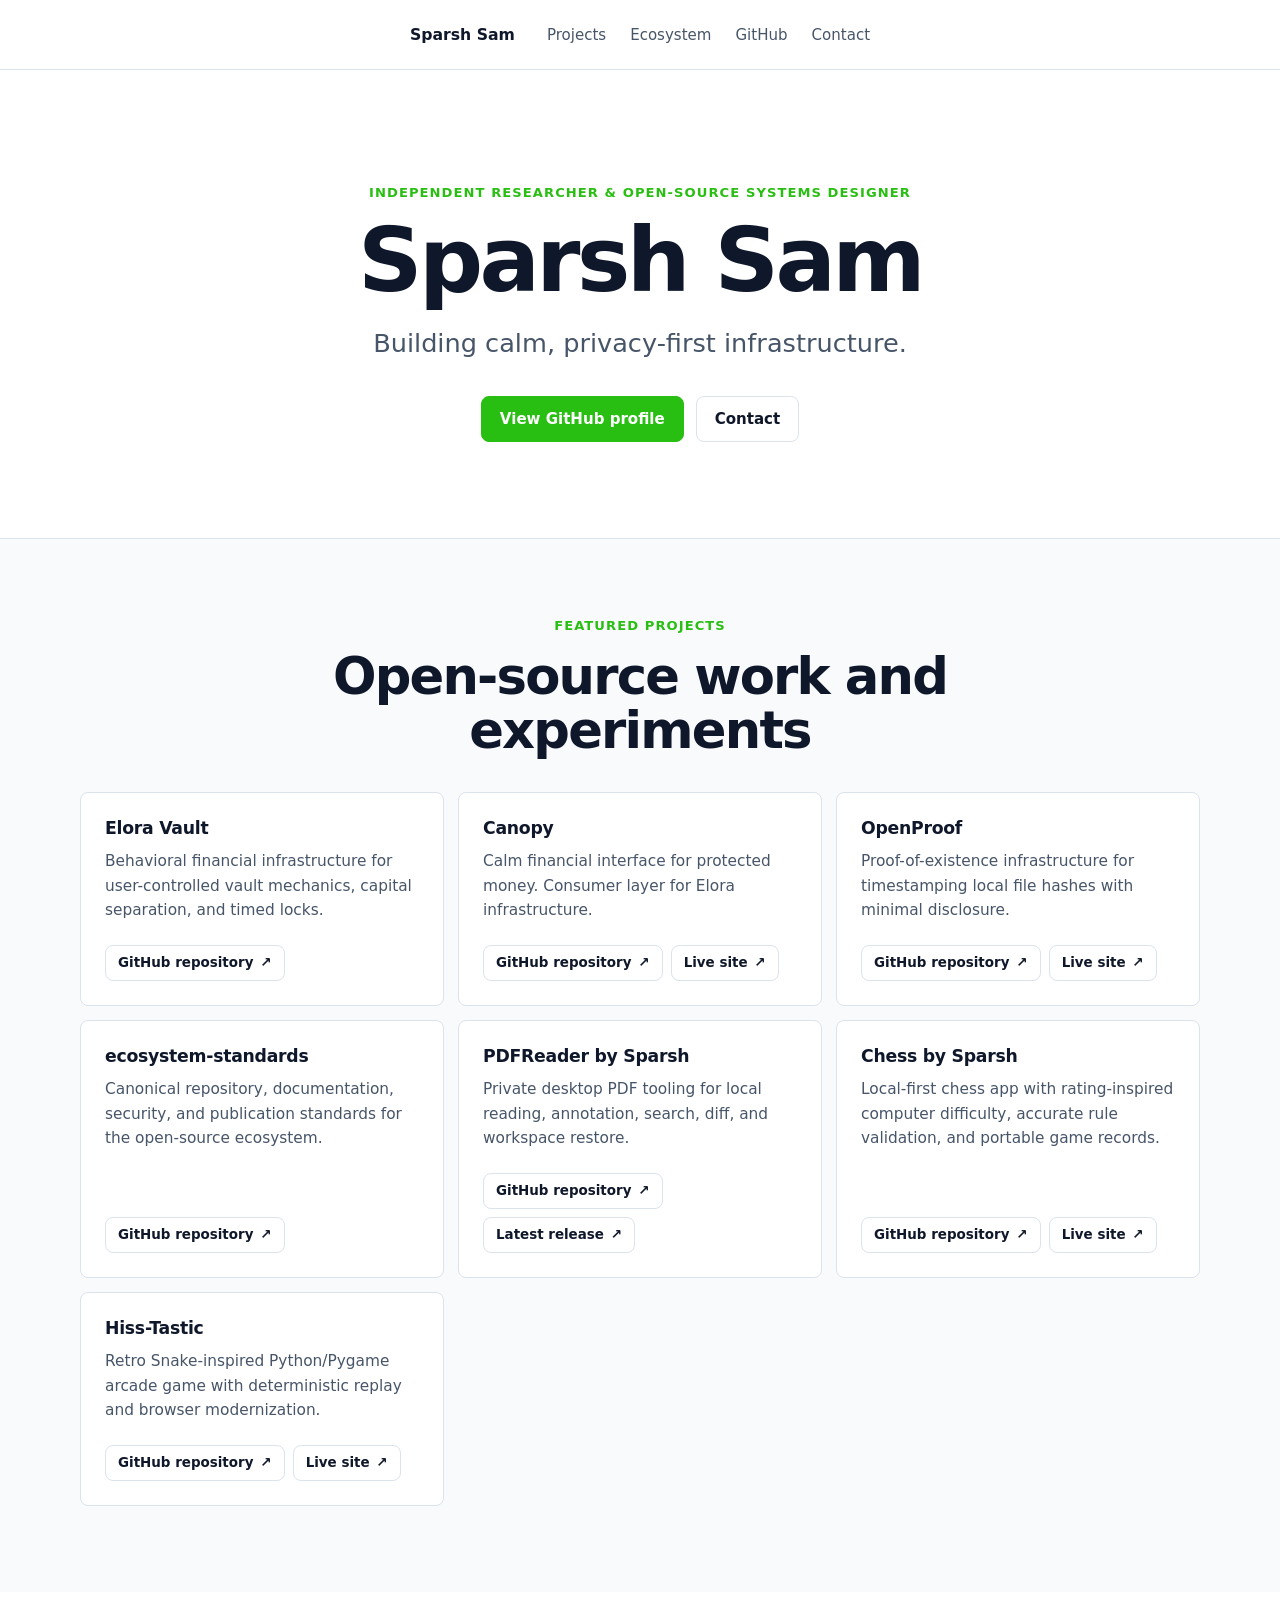
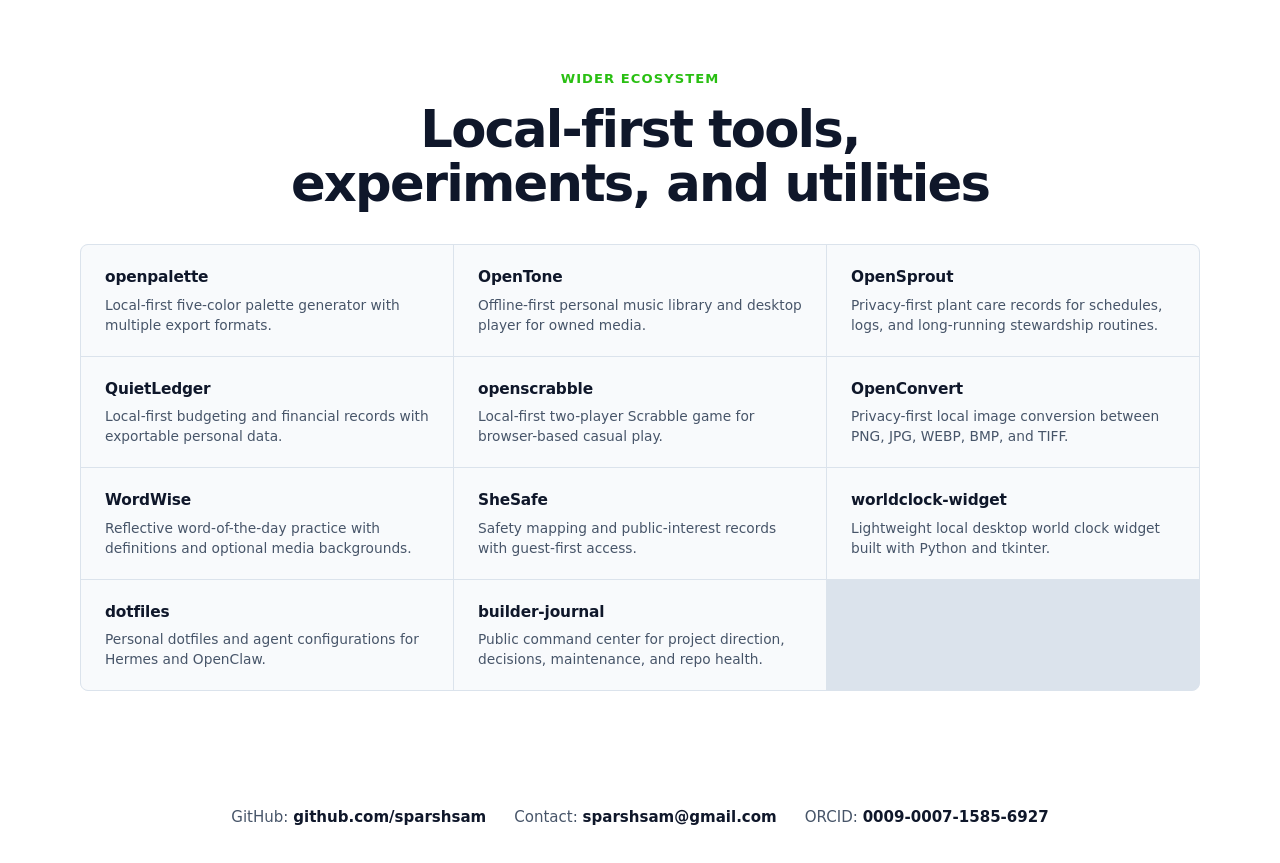
<file: index.html>
<!doctype html>
<html lang="en">
  <head>
    <meta charset="utf-8">
    <meta name="viewport" content="width=device-width, initial-scale=1">
    <meta
      name="description"
      content="Sparsh Sam is an independent researcher and open-source systems designer building calm, privacy-first infrastructure."
    >
    <title>Sparsh Sam | Independent Researcher &amp; Open-Source Systems Designer</title>
    <link rel="stylesheet" href="styles.css?v=jun-2026">
  </head>
  <body>
    <header class="site-header">
      <nav class="nav" aria-label="Primary navigation">
        <a class="brand" href="/">Sparsh Sam</a>
        <div class="nav-links">
          <a href="#projects">Projects</a>
          <a href="#ecosystem">Ecosystem</a>
          <a href="https://github.com/sparshsam">GitHub</a>
          <a href="mailto:sparshsam@gmail.com">Contact</a>
        </div>
      </nav>
    </header>

    <main>
      <section class="hero" aria-labelledby="hero-title">
        <div class="hero-content">
          <p class="section-label">Independent researcher &amp; open-source systems designer</p>
          <h1 id="hero-title">Sparsh Sam</h1>
          <p class="intro">
            Building calm, privacy-first infrastructure.
          </p>
          <div class="actions">
            <a class="button primary" href="https://github.com/sparshsam">
              View GitHub profile
            </a>
            <a class="button secondary" href="mailto:sparshsam@gmail.com">
              Contact
            </a>
          </div>
        </div>
      </section>

      <section id="projects" class="projects" aria-labelledby="projects-title">
        <div class="section-heading">
          <p class="section-label">Featured projects</p>
          <h2 id="projects-title">Open-source work and experiments</h2>
        </div>
        <div class="project-list">

          <article class="project-card">
            <a
              class="card-hit-area"
              href="https://github.com/sparshsam/elora-vault"
              target="_blank"
              rel="noopener"
              aria-label="Open Elora Vault GitHub repository"
            ></a>
            <div class="project-card-content">
              <span class="project-title">Elora Vault</span>
              <span class="project-description">
                Behavioral financial infrastructure for user-controlled vault mechanics, capital separation, and timed locks.
              </span>
            </div>
            <div class="project-actions">
              <a
                class="project-link"
                href="https://github.com/sparshsam/elora-vault"
                target="_blank"
                rel="noopener"
              >
                GitHub repository <span aria-hidden="true">↗</span>
              </a>
            </div>
          </article>

          <article class="project-card">
            <a
              class="card-hit-area"
              href="https://github.com/sparshsam/canopy"
              target="_blank"
              rel="noopener"
              aria-label="Open Canopy GitHub repository"
            ></a>
            <div class="project-card-content">
              <span class="project-title">Canopy</span>
              <span class="project-description">
                Calm financial interface for protected money. Consumer layer for Elora infrastructure.
              </span>
            </div>
            <div class="project-actions">
              <a
                class="project-link"
                href="https://github.com/sparshsam/canopy"
                target="_blank"
                rel="noopener"
              >
                GitHub repository <span aria-hidden="true">↗</span>
              </a>
              <a
                class="project-link"
                href="https://canopy.vercel.app"
                target="_blank"
                rel="noopener"
              >
                Live site <span aria-hidden="true">↗</span>
              </a>
            </div>
          </article>

          <article class="project-card">
            <a
              class="card-hit-area"
              href="https://github.com/sparshsam/openproof"
              target="_blank"
              rel="noopener"
              aria-label="Open OpenProof GitHub repository"
            ></a>
            <div class="project-card-content">
              <span class="project-title">OpenProof</span>
              <span class="project-description">
                Proof-of-existence infrastructure for timestamping local file hashes with minimal disclosure.
              </span>
            </div>
            <div class="project-actions">
              <a
                class="project-link"
                href="https://github.com/sparshsam/openproof"
                target="_blank"
                rel="noopener"
              >
                GitHub repository <span aria-hidden="true">↗</span>
              </a>
              <a
                class="project-link"
                href="https://openproof.vercel.app"
                target="_blank"
                rel="noopener"
              >
                Live site <span aria-hidden="true">↗</span>
              </a>
            </div>
          </article>

          <article class="project-card">
            <a
              class="card-hit-area"
              href="https://github.com/sparshsam/ecosystem-standards"
              target="_blank"
              rel="noopener"
              aria-label="Open ecosystem-standards GitHub repository"
            ></a>
            <div class="project-card-content">
              <span class="project-title">ecosystem-standards</span>
              <span class="project-description">
                Canonical repository, documentation, security, and publication standards for the open-source ecosystem.
              </span>
            </div>
            <div class="project-actions">
              <a
                class="project-link"
                href="https://github.com/sparshsam/ecosystem-standards"
                target="_blank"
                rel="noopener"
              >
                GitHub repository <span aria-hidden="true">↗</span>
              </a>
            </div>
          </article>

          <article class="project-card">
            <a
              class="card-hit-area"
              href="https://github.com/sparshsam/pdfreader-by-sparsh"
              target="_blank"
              rel="noopener"
              aria-label="Open PDFReader by Sparsh GitHub repository"
            ></a>
            <div class="project-card-content">
              <span class="project-title">PDFReader by Sparsh</span>
              <span class="project-description">
                Private desktop PDF tooling for local reading, annotation, search, diff, and workspace restore.
              </span>
            </div>
            <div class="project-actions">
              <a
                class="project-link"
                href="https://github.com/sparshsam/pdfreader-by-sparsh"
                target="_blank"
                rel="noopener"
              >
                GitHub repository <span aria-hidden="true">↗</span>
              </a>
              <a
                class="project-link"
                href="https://github.com/sparshsam/pdfreader-by-sparsh/releases/latest"
                target="_blank"
                rel="noopener"
              >
                Latest release <span aria-hidden="true">↗</span>
              </a>
            </div>
          </article>

          <article class="project-card">
            <a
              class="card-hit-area"
              href="https://github.com/sparshsam/chess-by-sparsh"
              target="_blank"
              rel="noopener"
              aria-label="Open Chess by Sparsh GitHub repository"
            ></a>
            <div class="project-card-content">
              <span class="project-title">Chess by Sparsh</span>
              <span class="project-description">
                Local-first chess app with rating-inspired computer difficulty, accurate rule validation, and portable game records.
              </span>
            </div>
            <div class="project-actions">
              <a
                class="project-link"
                href="https://github.com/sparshsam/chess-by-sparsh"
                target="_blank"
                rel="noopener"
              >
                GitHub repository <span aria-hidden="true">↗</span>
              </a>
              <a
                class="project-link"
                href="https://chess-by-sparsh.vercel.app"
                target="_blank"
                rel="noopener"
              >
                Live site <span aria-hidden="true">↗</span>
              </a>
            </div>
          </article>

          <article class="project-card">
            <a
              class="card-hit-area"
              href="https://github.com/sparshsam/hiss-tastic"
              target="_blank"
              rel="noopener"
              aria-label="Open Hiss-Tastic GitHub repository"
            ></a>
            <div class="project-card-content">
              <span class="project-title">Hiss-Tastic</span>
              <span class="project-description">
                Retro Snake-inspired Python/Pygame arcade game with deterministic replay and browser modernization.
              </span>
            </div>
            <div class="project-actions">
              <a
                class="project-link"
                href="https://github.com/sparshsam/hiss-tastic"
                target="_blank"
                rel="noopener"
              >
                GitHub repository <span aria-hidden="true">↗</span>
              </a>
              <a
                class="project-link"
                href="https://hiss-tastic.vercel.app"
                target="_blank"
                rel="noopener"
              >
                Live site <span aria-hidden="true">↗</span>
              </a>
            </div>
          </article>

        </div>
      </section>

      <section id="ecosystem" class="ecosystem" aria-labelledby="ecosystem-title">
        <div class="section-heading">
          <p class="section-label">Wider ecosystem</p>
          <h2 id="ecosystem-title">Local-first tools, experiments, and utilities</h2>
        </div>
        <div class="ecosystem-list">
          <a class="ecosystem-item" href="https://github.com/sparshsam/openpalette" target="_blank" rel="noopener">
            <span class="ecosystem-name">openpalette</span>
            <span class="ecosystem-desc">Local-first five-color palette generator with multiple export formats.</span>
          </a>
          <a class="ecosystem-item" href="https://github.com/sparshsam/OpenTone" target="_blank" rel="noopener">
            <span class="ecosystem-name">OpenTone</span>
            <span class="ecosystem-desc">Offline-first personal music library and desktop player for owned media.</span>
          </a>
          <a class="ecosystem-item" href="https://github.com/sparshsam/opensprout" target="_blank" rel="noopener">
            <span class="ecosystem-name">OpenSprout</span>
            <span class="ecosystem-desc">Privacy-first plant care records for schedules, logs, and long-running stewardship routines.</span>
          </a>
          <a class="ecosystem-item" href="https://github.com/sparshsam/quietledger" target="_blank" rel="noopener">
            <span class="ecosystem-name">QuietLedger</span>
            <span class="ecosystem-desc">Local-first budgeting and financial records with exportable personal data.</span>
          </a>
          <a class="ecosystem-item" href="https://github.com/sparshsam/openscrabble" target="_blank" rel="noopener">
            <span class="ecosystem-name">openscrabble</span>
            <span class="ecosystem-desc">Local-first two-player Scrabble game for browser-based casual play.</span>
          </a>
          <a class="ecosystem-item" href="https://github.com/sparshsam/OpenConvert" target="_blank" rel="noopener">
            <span class="ecosystem-name">OpenConvert</span>
            <span class="ecosystem-desc">Privacy-first local image conversion between PNG, JPG, WEBP, BMP, and TIFF.</span>
          </a>
          <a class="ecosystem-item" href="https://github.com/sparshsam/WordWise" target="_blank" rel="noopener">
            <span class="ecosystem-name">WordWise</span>
            <span class="ecosystem-desc">Reflective word-of-the-day practice with definitions and optional media backgrounds.</span>
          </a>
          <a class="ecosystem-item" href="https://github.com/sparshsam/shesafe" target="_blank" rel="noopener">
            <span class="ecosystem-name">SheSafe</span>
            <span class="ecosystem-desc">Safety mapping and public-interest records with guest-first access.</span>
          </a>
          <a class="ecosystem-item" href="https://github.com/sparshsam/worldclock-widget" target="_blank" rel="noopener">
            <span class="ecosystem-name">worldclock-widget</span>
            <span class="ecosystem-desc">Lightweight local desktop world clock widget built with Python and tkinter.</span>
          </a>
          <a class="ecosystem-item" href="https://github.com/sparshsam/dotfiles" target="_blank" rel="noopener">
            <span class="ecosystem-name">dotfiles</span>
            <span class="ecosystem-desc">Personal dotfiles and agent configurations for Hermes and OpenClaw.</span>
          </a>
          <a class="ecosystem-item" href="https://github.com/sparshsam/builder-journal" target="_blank" rel="noopener">
            <span class="ecosystem-name">builder-journal</span>
            <span class="ecosystem-desc">Public command center for project direction, decisions, maintenance, and repo health.</span>
          </a>
        </div>
      </section>
    </main>

    <footer class="site-footer">
      <p>GitHub: <a href="https://github.com/sparshsam">github.com/sparshsam</a></p>
      <p>Contact: <a href="mailto:sparshsam@gmail.com">sparshsam@gmail.com</a></p>
      <p>ORCID: <a href="https://orcid.org/0009-0007-1585-6927">0009-0007-1585-6927</a></p>
    </footer>
  </body>
</html>
</file>
<file: styles.css>
:root {
  color-scheme: light;
  --background: #ffffff;
  --surface: #f8fafc;
  --text: #0f172a;
  --muted: #475569;
  --border: #dbe3ec;
  --accent: #29bf12;
  --accent-dark: #1f9410;
  --max-width: 1120px;
}

* {
  box-sizing: border-box;
}

html {
  scroll-behavior: smooth;
}

body {
  margin: 0;
  background: var(--background);
  color: var(--text);
  font-family:
    Inter, ui-sans-serif, system-ui, -apple-system, BlinkMacSystemFont, "Segoe UI",
    sans-serif;
  line-height: 1.6;
}

a {
  color: inherit;
  text-decoration: none;
}

a:hover {
  color: var(--accent);
}

.site-header {
  border-bottom: 1px solid var(--border);
}

.nav {
  display: flex;
  align-items: center;
  justify-content: center;
  gap: 32px;
  max-width: var(--max-width);
  margin: 0 auto;
  padding: 22px 24px;
  text-align: center;
}

.brand {
  font-size: 0.98rem;
  font-weight: 700;
  letter-spacing: 0;
}

.nav-links {
  display: flex;
  gap: 24px;
  color: var(--muted);
  font-size: 0.94rem;
  font-weight: 500;
}

.hero {
  max-width: var(--max-width);
  margin: 0 auto;
  padding: 112px 24px 96px;
  text-align: center;
}

.hero-content {
  max-width: 760px;
  margin: 0 auto;
}

.section-label {
  margin: 0 0 14px;
  color: var(--accent);
  font-size: 0.82rem;
  font-weight: 700;
  letter-spacing: 0.08em;
  text-transform: uppercase;
}

h1,
h2,
h3,
p {
  margin-top: 0;
}

h1 {
  margin-bottom: 20px;
  font-size: clamp(3rem, 7vw, 5.75rem);
  line-height: 0.98;
  letter-spacing: -0.04em;
}

.intro {
  max-width: 620px;
  margin-right: auto;
  margin-bottom: 34px;
  margin-left: auto;
  color: var(--muted);
  font-size: clamp(1.2rem, 2.2vw, 1.6rem);
  line-height: 1.45;
}

.actions {
  display: flex;
  flex-wrap: wrap;
  gap: 12px;
  justify-content: center;
}

.button {
  display: inline-flex;
  align-items: center;
  justify-content: center;
  min-height: 46px;
  border: 1px solid var(--border);
  border-radius: 8px;
  padding: 0 18px;
  font-size: 0.94rem;
  font-weight: 700;
}

.button.primary {
  border-color: var(--accent);
  background: var(--accent);
  color: #ffffff;
}

.button.primary:hover {
  border-color: var(--accent-dark);
  background: var(--accent-dark);
  color: #ffffff;
}

.button.secondary {
  background: #ffffff;
  color: var(--text);
}

.projects {
  border-top: 1px solid var(--border);
  background: var(--surface);
  padding: 76px 24px 86px;
}

.projects > * {
  max-width: var(--max-width);
  margin-right: auto;
  margin-left: auto;
}

.section-heading {
  margin-bottom: 34px;
  text-align: center;
}

h2 {
  max-width: 720px;
  margin-right: auto;
  margin-bottom: 0;
  margin-left: auto;
  font-size: clamp(2rem, 4vw, 3.25rem);
  line-height: 1.05;
  letter-spacing: -0.035em;
}

.project-list {
  display: grid;
  grid-template-columns: repeat(3, minmax(0, 1fr));
  gap: 14px;
  justify-content: center;
}

.project-card {
  position: relative;
  display: flex;
  flex-direction: column;
  justify-content: space-between;
  gap: 22px;
  min-height: 164px;
  border: 1px solid var(--border);
  border-radius: 8px;
  background: #ffffff;
  padding: 24px;
  text-align: left;
  transition:
    border-color 160ms ease,
    box-shadow 160ms ease,
    transform 160ms ease;
}

.project-card:hover,
.project-card:focus-within {
  border-color: #b6c7dc;
  box-shadow: 0 16px 38px rgba(15, 23, 42, 0.08);
  color: var(--text);
  transform: translateY(-2px);
}

.project-card:focus-within {
  outline: 3px solid rgba(41, 191, 18, 0.22);
  outline-offset: 3px;
}

.card-hit-area {
  position: absolute;
  inset: 0;
  border-radius: 8px;
}

.card-hit-area:focus {
  outline: none;
}

.project-card-content {
  position: relative;
  display: block;
  pointer-events: none;
  z-index: 1;
}

.project-title {
  display: block;
  margin-bottom: 10px;
  font-size: 1.08rem;
  font-weight: 700;
  line-height: 1.3;
  letter-spacing: -0.015em;
}

.project-description {
  display: block;
  color: var(--muted);
  font-size: 0.96rem;
}

.project-actions {
  position: relative;
  display: flex;
  flex-wrap: wrap;
  gap: 8px;
  justify-content: flex-start;
  z-index: 2;
}

.project-link {
  display: inline-flex;
  align-items: center;
  gap: 7px;
  min-height: 36px;
  border: 1px solid var(--border);
  border-radius: 8px;
  padding: 0 12px;
  color: var(--text);
  font-size: 0.84rem;
  font-weight: 700;
  line-height: 1;
  transition:
    border-color 160ms ease,
    color 160ms ease,
    background 160ms ease;
}

.project-link:hover,
.project-link:focus-visible {
  background: #f0fdf0;
  border-color: var(--accent);
  color: var(--accent);
}

.project-link:focus-visible {
  outline: 2px solid rgba(41, 191, 18, 0.28);
  outline-offset: 2px;
}

.ecosystem {
  padding: 76px 24px 86px;
}

.ecosystem > * {
  max-width: var(--max-width);
  margin-right: auto;
  margin-left: auto;
}

.ecosystem-list {
  display: grid;
  grid-template-columns: repeat(3, minmax(0, 1fr));
  gap: 1px;
  border: 1px solid var(--border);
  border-radius: 8px;
  overflow: hidden;
  background: var(--border);
}

.ecosystem-item {
  display: flex;
  flex-direction: column;
  gap: 6px;
  padding: 20px 24px;
  background: var(--surface);
  text-decoration: none;
  transition: background 160ms ease;
}

.ecosystem-item:hover {
  background: #ffffff;
}

.ecosystem-name {
  font-size: 0.96rem;
  font-weight: 700;
  letter-spacing: -0.01em;
}

.ecosystem-desc {
  color: var(--muted);
  font-size: 0.86rem;
  line-height: 1.45;
}

.site-footer {
  display: flex;
  flex-wrap: wrap;
  gap: 12px 28px;
  justify-content: center;
  max-width: var(--max-width);
  margin: 0 auto;
  padding: 28px 24px 34px;
  color: var(--muted);
  font-size: 0.94rem;
  text-align: center;
}

.site-footer p {
  margin-bottom: 0;
}

.site-footer a {
  color: var(--text);
  font-weight: 600;
}

@media (max-width: 780px) {
  .nav,
  .site-footer {
    align-items: center;
    flex-direction: column;
  }

  .nav-links {
    justify-content: center;
    flex-wrap: wrap;
    gap: 14px 20px;
  }

  .hero {
    padding-top: 76px;
    padding-bottom: 70px;
  }

  h1 {
    font-size: clamp(2.8rem, 16vw, 4.4rem);
  }

  .project-list {
    grid-template-columns: 1fr;
  }

  .ecosystem-list {
    grid-template-columns: 1fr;
  }
}
</file>
